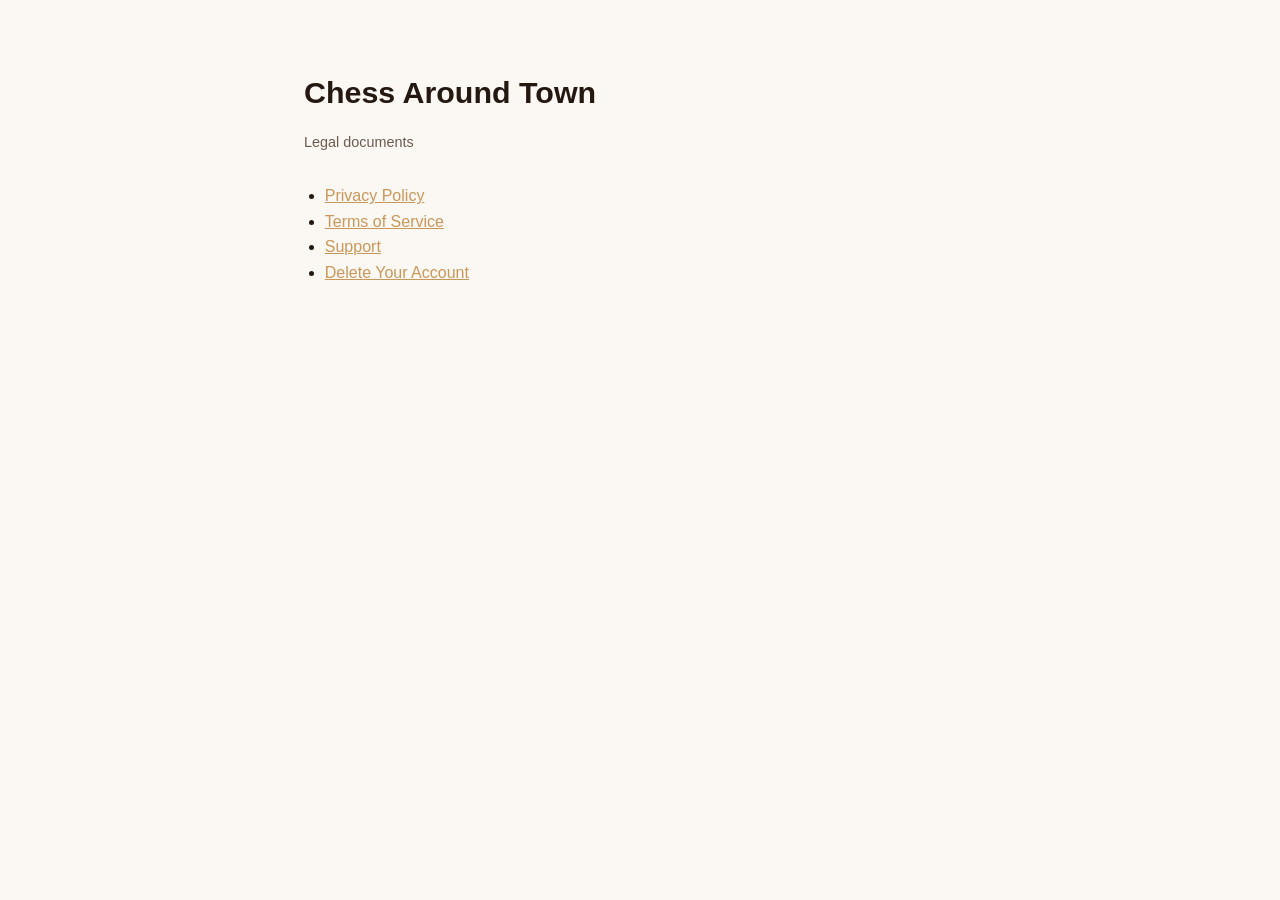
<file: index.html>
<!doctype html>
<html lang="en">
<head>
<meta charset="utf-8">
<meta name="viewport" content="width=device-width, initial-scale=1">
<title>Chess Around Town — Legal</title>
<link rel="stylesheet" href="style.css">
</head>
<body>
<main>
  <h1>Chess Around Town</h1>
  <p class="updated">Legal documents</p>
  <ul>
    <li><a href="privacy.html">Privacy Policy</a></li>
    <li><a href="terms.html">Terms of Service</a></li>
    <li><a href="support.html">Support</a></li>
    <li><a href="delete-account.html">Delete Your Account</a></li>
  </ul>
</main>
</body>
</html>
</file>
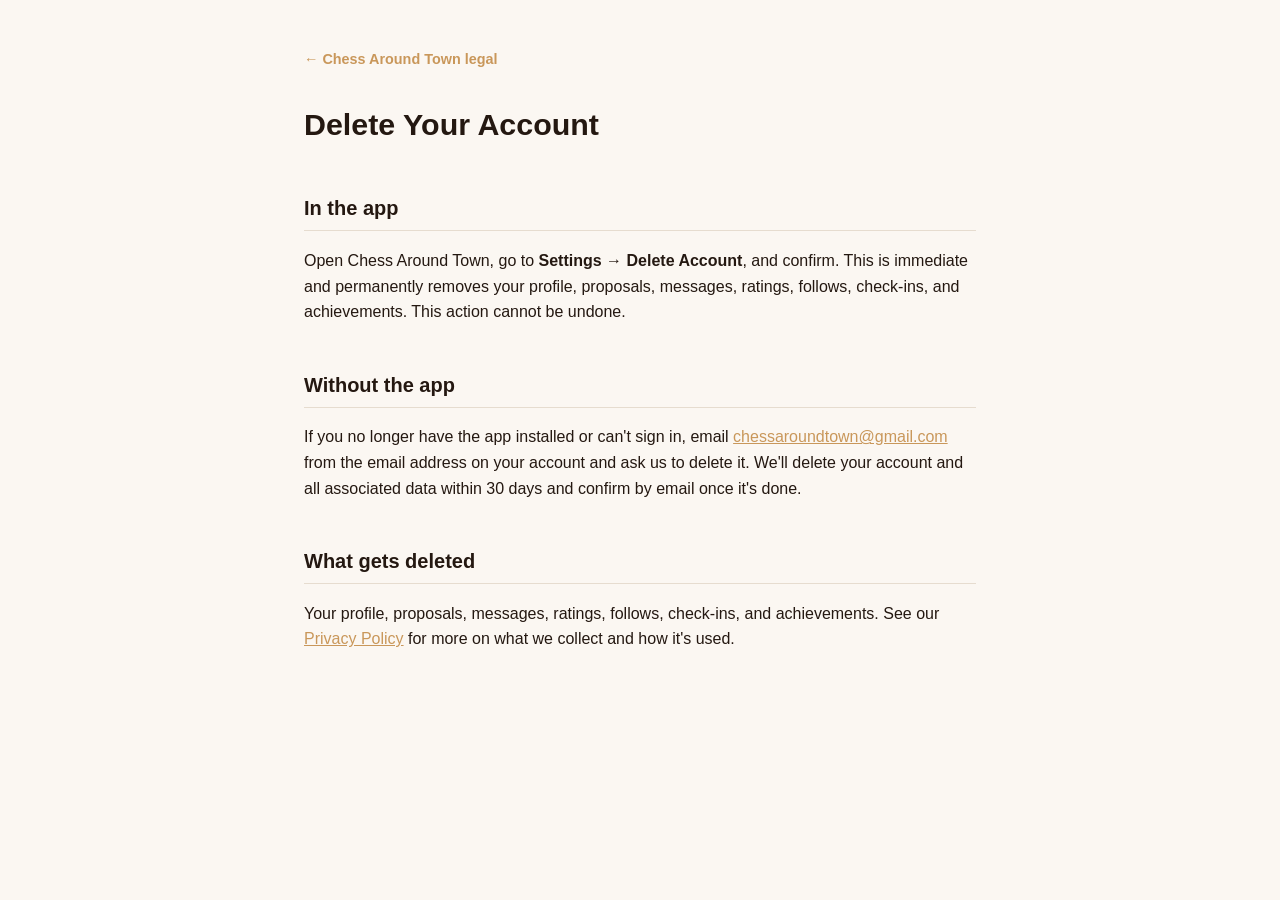
<file: delete-account.html>
<!doctype html>
<html lang="en">
<head>
<meta charset="utf-8">
<meta name="viewport" content="width=device-width, initial-scale=1">
<title>Delete Your Account — Chess Around Town</title>
<link rel="stylesheet" href="style.css">
</head>
<body>
<main>
  <div class="nav"><a href="index.html">← Chess Around Town legal</a></div>
  <h1>Delete Your Account</h1>

  <h2>In the app</h2>
  <p>
    Open Chess Around Town, go to <strong>Settings → Delete Account</strong>, and confirm.
    This is immediate and permanently removes your profile, proposals, messages, ratings,
    follows, check-ins, and achievements. This action cannot be undone.
  </p>

  <h2>Without the app</h2>
  <p>
    If you no longer have the app installed or can't sign in, email
    <a href="mailto:chessaroundtown@gmail.com">chessaroundtown@gmail.com</a> from the email
    address on your account and ask us to delete it. We'll delete your account and all
    associated data within 30 days and confirm by email once it's done.
  </p>

  <h2>What gets deleted</h2>
  <p>
    Your profile, proposals, messages, ratings, follows, check-ins, and achievements. See our
    <a href="privacy.html">Privacy Policy</a> for more on what we collect and how it's used.
  </p>
</main>
</body>
</html>
</file>
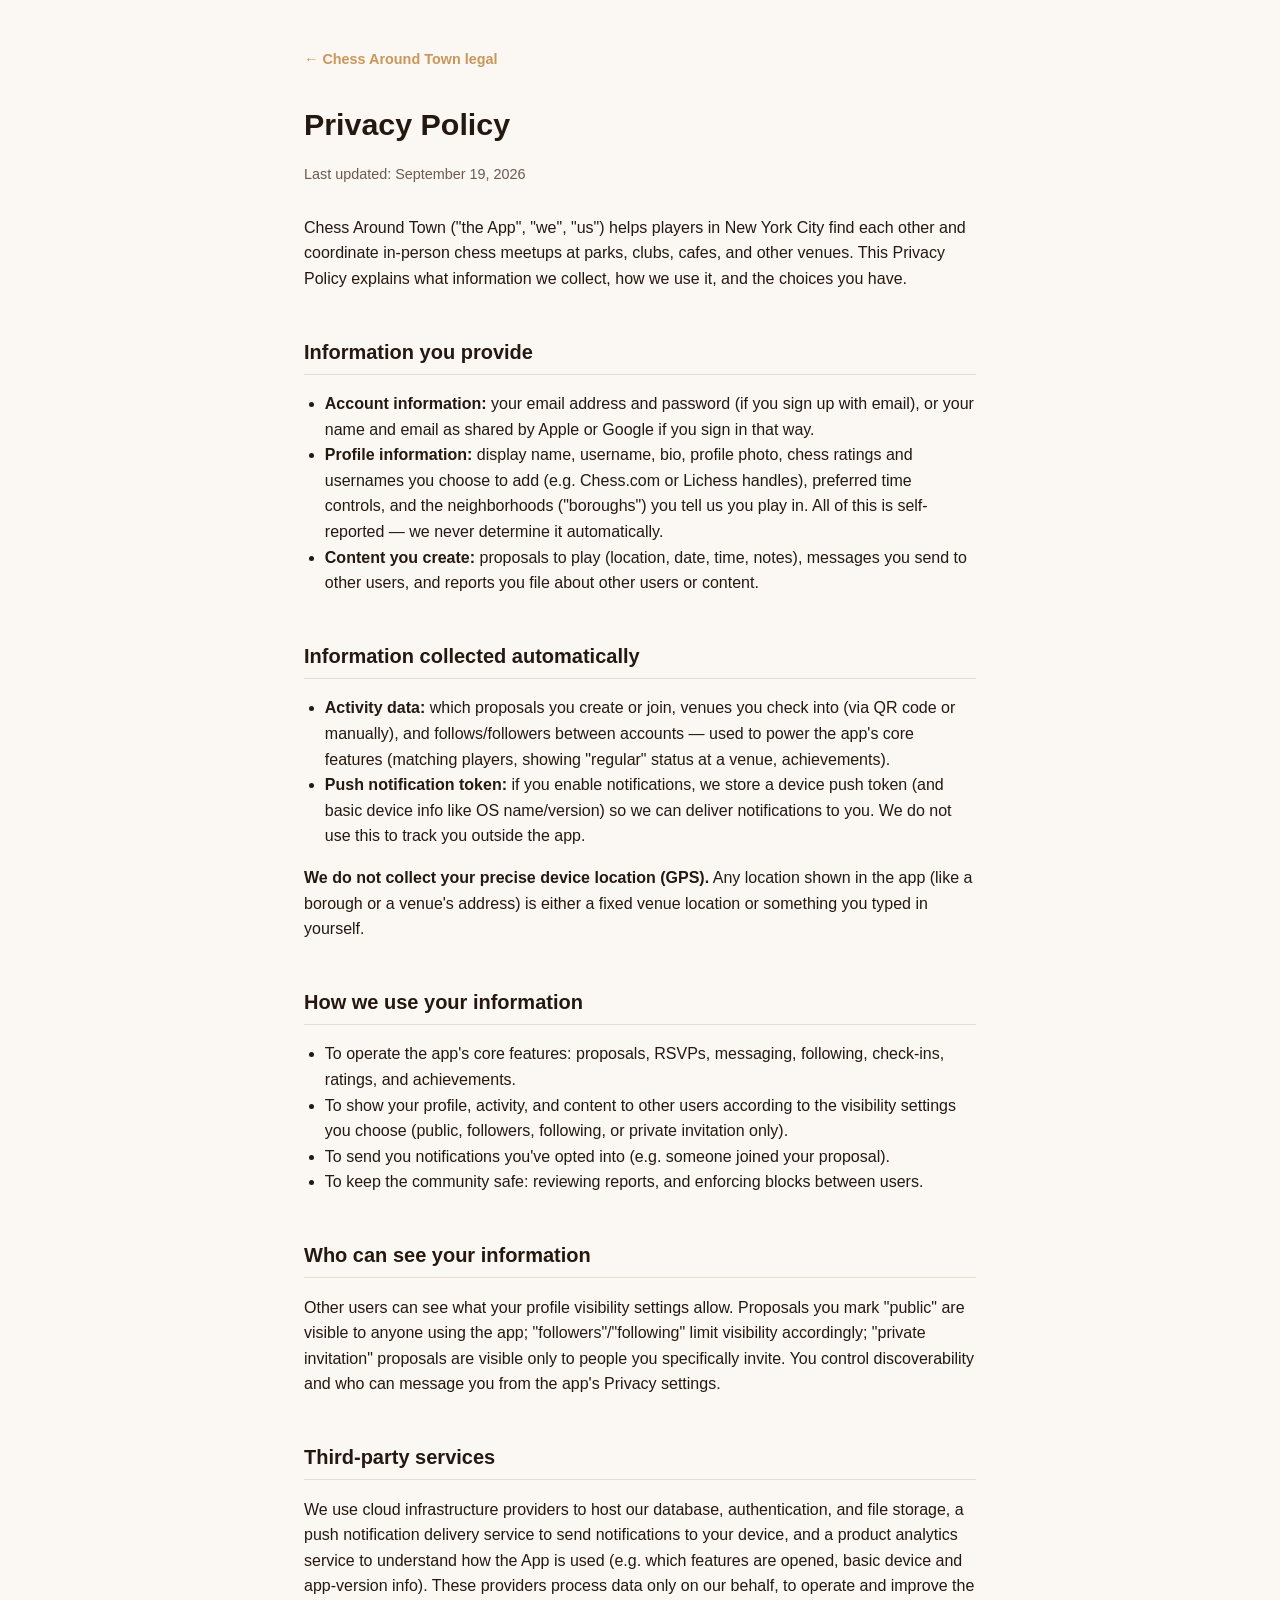
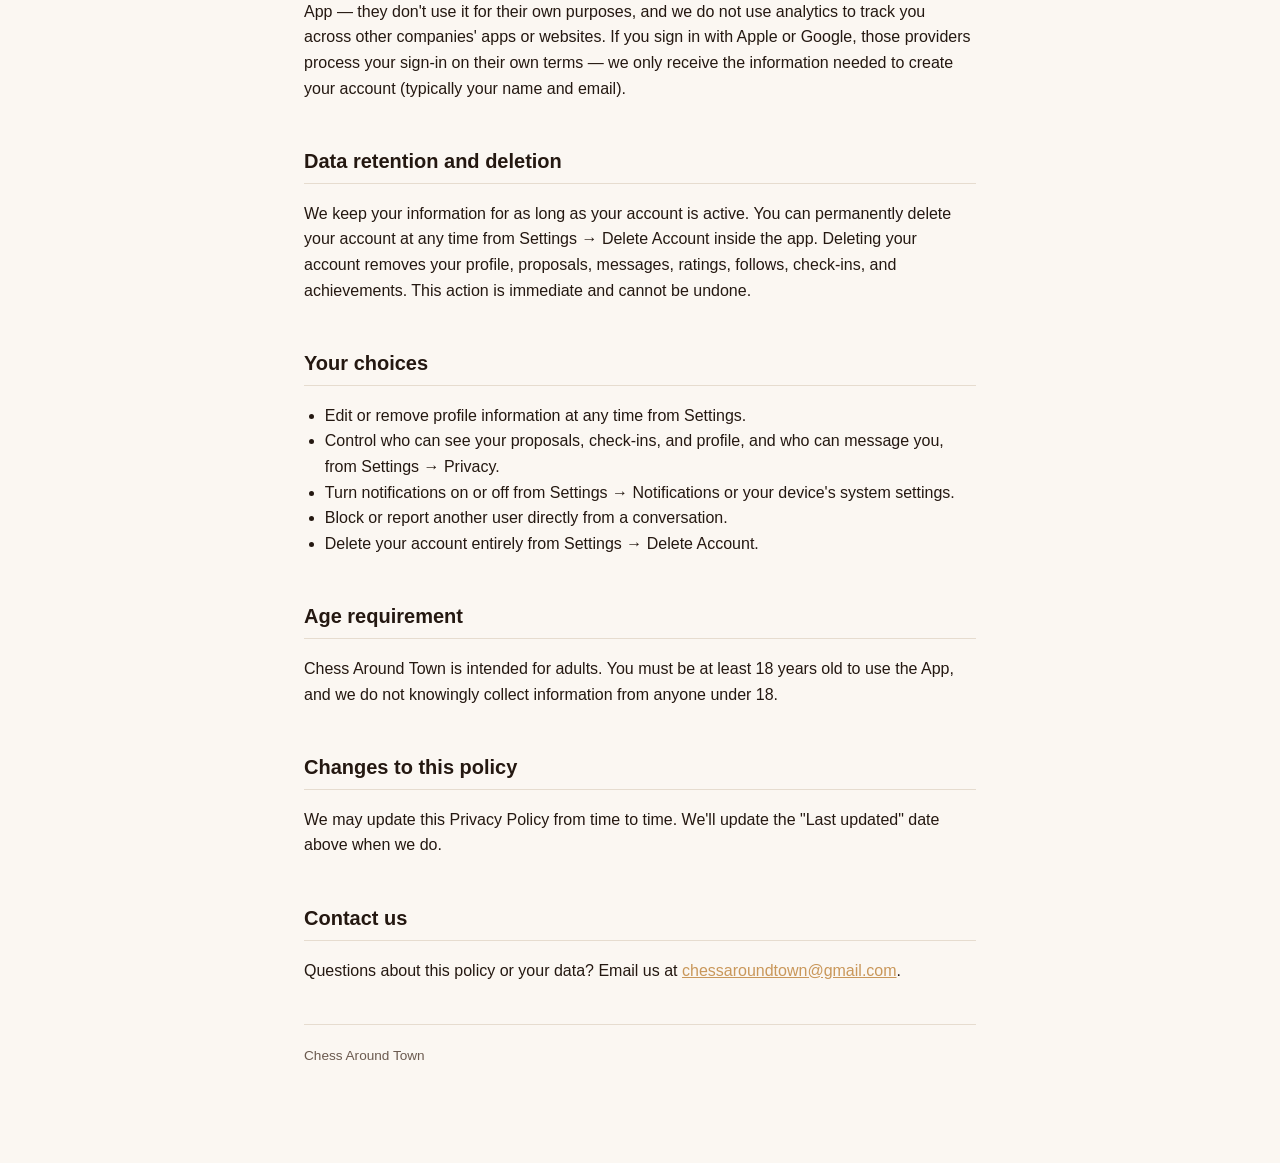
<file: privacy.html>
<!doctype html>
<html lang="en">
<head>
<meta charset="utf-8">
<meta name="viewport" content="width=device-width, initial-scale=1">
<title>Privacy Policy — Chess Around Town</title>
<link rel="stylesheet" href="style.css">
</head>
<body>
<main>
  <div class="nav"><a href="index.html">← Chess Around Town legal</a></div>
  <h1>Privacy Policy</h1>
  <p class="updated">Last updated: September 19, 2026</p>

  <p>
    Chess Around Town ("the App", "we", "us") helps players in New York City find each other and
    coordinate in-person chess meetups at parks, clubs, cafes, and other venues. This Privacy
    Policy explains what information we collect, how we use it, and the choices you have.
  </p>

  <h2>Information you provide</h2>
  <ul>
    <li><strong>Account information:</strong> your email address and password (if you sign up with
      email), or your name and email as shared by Apple or Google if you sign in that way.</li>
    <li><strong>Profile information:</strong> display name, username, bio, profile photo, chess
      ratings and usernames you choose to add (e.g. Chess.com or Lichess handles), preferred time
      controls, and the neighborhoods ("boroughs") you tell us you play in. All of this is
      self-reported — we never determine it automatically.</li>
    <li><strong>Content you create:</strong> proposals to play (location, date, time, notes),
      messages you send to other users, and reports you file about other users or content.</li>
  </ul>

  <h2>Information collected automatically</h2>
  <ul>
    <li><strong>Activity data:</strong> which proposals you create or join, venues you check into
      (via QR code or manually), and follows/followers between accounts — used to power the app's
      core features (matching players, showing "regular" status at a venue, achievements).</li>
    <li><strong>Push notification token:</strong> if you enable notifications, we store a device
      push token (and basic device info like OS name/version) so we can deliver notifications to
      you. We do not use this to track you outside the app.</li>
  </ul>

  <p>
    <strong>We do not collect your precise device location (GPS).</strong> Any location shown in
    the app (like a borough or a venue's address) is either a fixed venue location or something
    you typed in yourself.
  </p>

  <h2>How we use your information</h2>
  <ul>
    <li>To operate the app's core features: proposals, RSVPs, messaging, following, check-ins,
      ratings, and achievements.</li>
    <li>To show your profile, activity, and content to other users according to the visibility
      settings you choose (public, followers, following, or private invitation only).</li>
    <li>To send you notifications you've opted into (e.g. someone joined your proposal).</li>
    <li>To keep the community safe: reviewing reports, and enforcing blocks between users.</li>
  </ul>

  <h2>Who can see your information</h2>
  <p>
    Other users can see what your profile visibility settings allow. Proposals you mark
    "public" are visible to anyone using the app; "followers"/"following" limit visibility
    accordingly; "private invitation" proposals are visible only to people you specifically
    invite. You control discoverability and who can message you from the app's Privacy settings.
  </p>

  <h2>Third-party services</h2>
  <p>
    We use cloud infrastructure providers to host our database, authentication, and file storage,
    a push notification delivery service to send notifications to your device, and a product
    analytics service to understand how the App is used (e.g. which features are opened, basic
    device and app-version info). These providers process data only on our behalf, to operate and
    improve the App — they don't use it for their own purposes, and we do not use analytics to
    track you across other companies' apps or websites. If you sign in with Apple or Google, those
    providers process your sign-in on their own terms — we only receive the information needed to
    create your account (typically your name and email).
  </p>

  <h2>Data retention and deletion</h2>
  <p>
    We keep your information for as long as your account is active. You can permanently delete
    your account at any time from Settings → Delete Account inside the app. Deleting your account
    removes your profile, proposals, messages, ratings, follows, check-ins, and achievements. This
    action is immediate and cannot be undone.
  </p>

  <h2>Your choices</h2>
  <ul>
    <li>Edit or remove profile information at any time from Settings.</li>
    <li>Control who can see your proposals, check-ins, and profile, and who can message you, from
      Settings → Privacy.</li>
    <li>Turn notifications on or off from Settings → Notifications or your device's system
      settings.</li>
    <li>Block or report another user directly from a conversation.</li>
    <li>Delete your account entirely from Settings → Delete Account.</li>
  </ul>

  <h2>Age requirement</h2>
  <p>
    Chess Around Town is intended for adults. You must be at least 18 years old to use the App,
    and we do not knowingly collect information from anyone under 18.
  </p>

  <h2>Changes to this policy</h2>
  <p>
    We may update this Privacy Policy from time to time. We'll update the "Last updated" date
    above when we do.
  </p>

  <h2>Contact us</h2>
  <p>
    Questions about this policy or your data? Email us at
    <a href="mailto:chessaroundtown@gmail.com">chessaroundtown@gmail.com</a>.
  </p>

  <footer>Chess Around Town</footer>
</main>
</body>
</html>
</file>
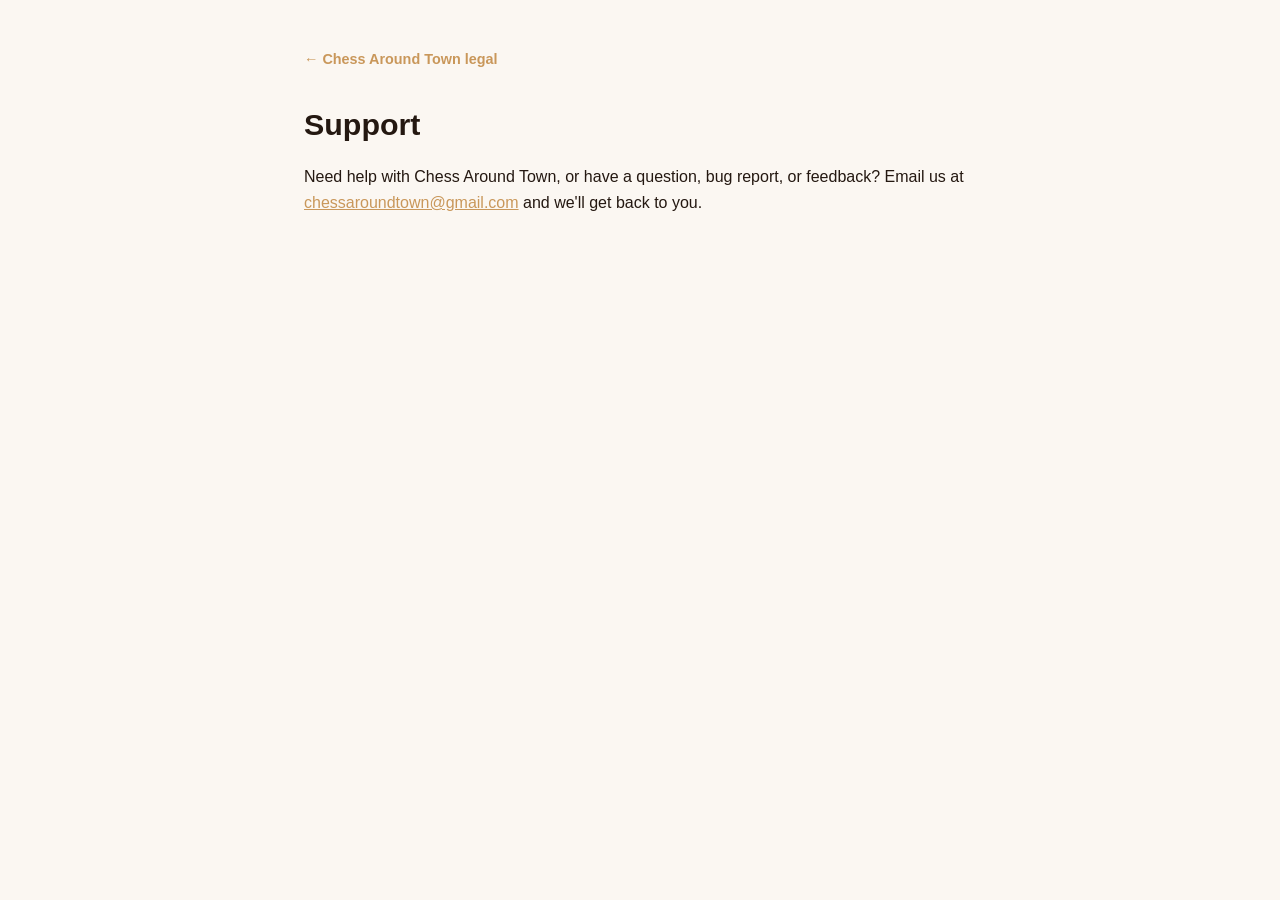
<file: support.html>
<!doctype html>
<html lang="en">
<head>
<meta charset="utf-8">
<meta name="viewport" content="width=device-width, initial-scale=1">
<title>Support — Chess Around Town</title>
<link rel="stylesheet" href="style.css">
</head>
<body>
<main>
  <div class="nav"><a href="index.html">← Chess Around Town legal</a></div>
  <h1>Support</h1>
  <p>
    Need help with Chess Around Town, or have a question, bug report, or feedback? Email us at
    <a href="mailto:chessaroundtown@gmail.com">chessaroundtown@gmail.com</a> and we'll get back to you.
  </p>
</main>
</body>
</html>
</file>
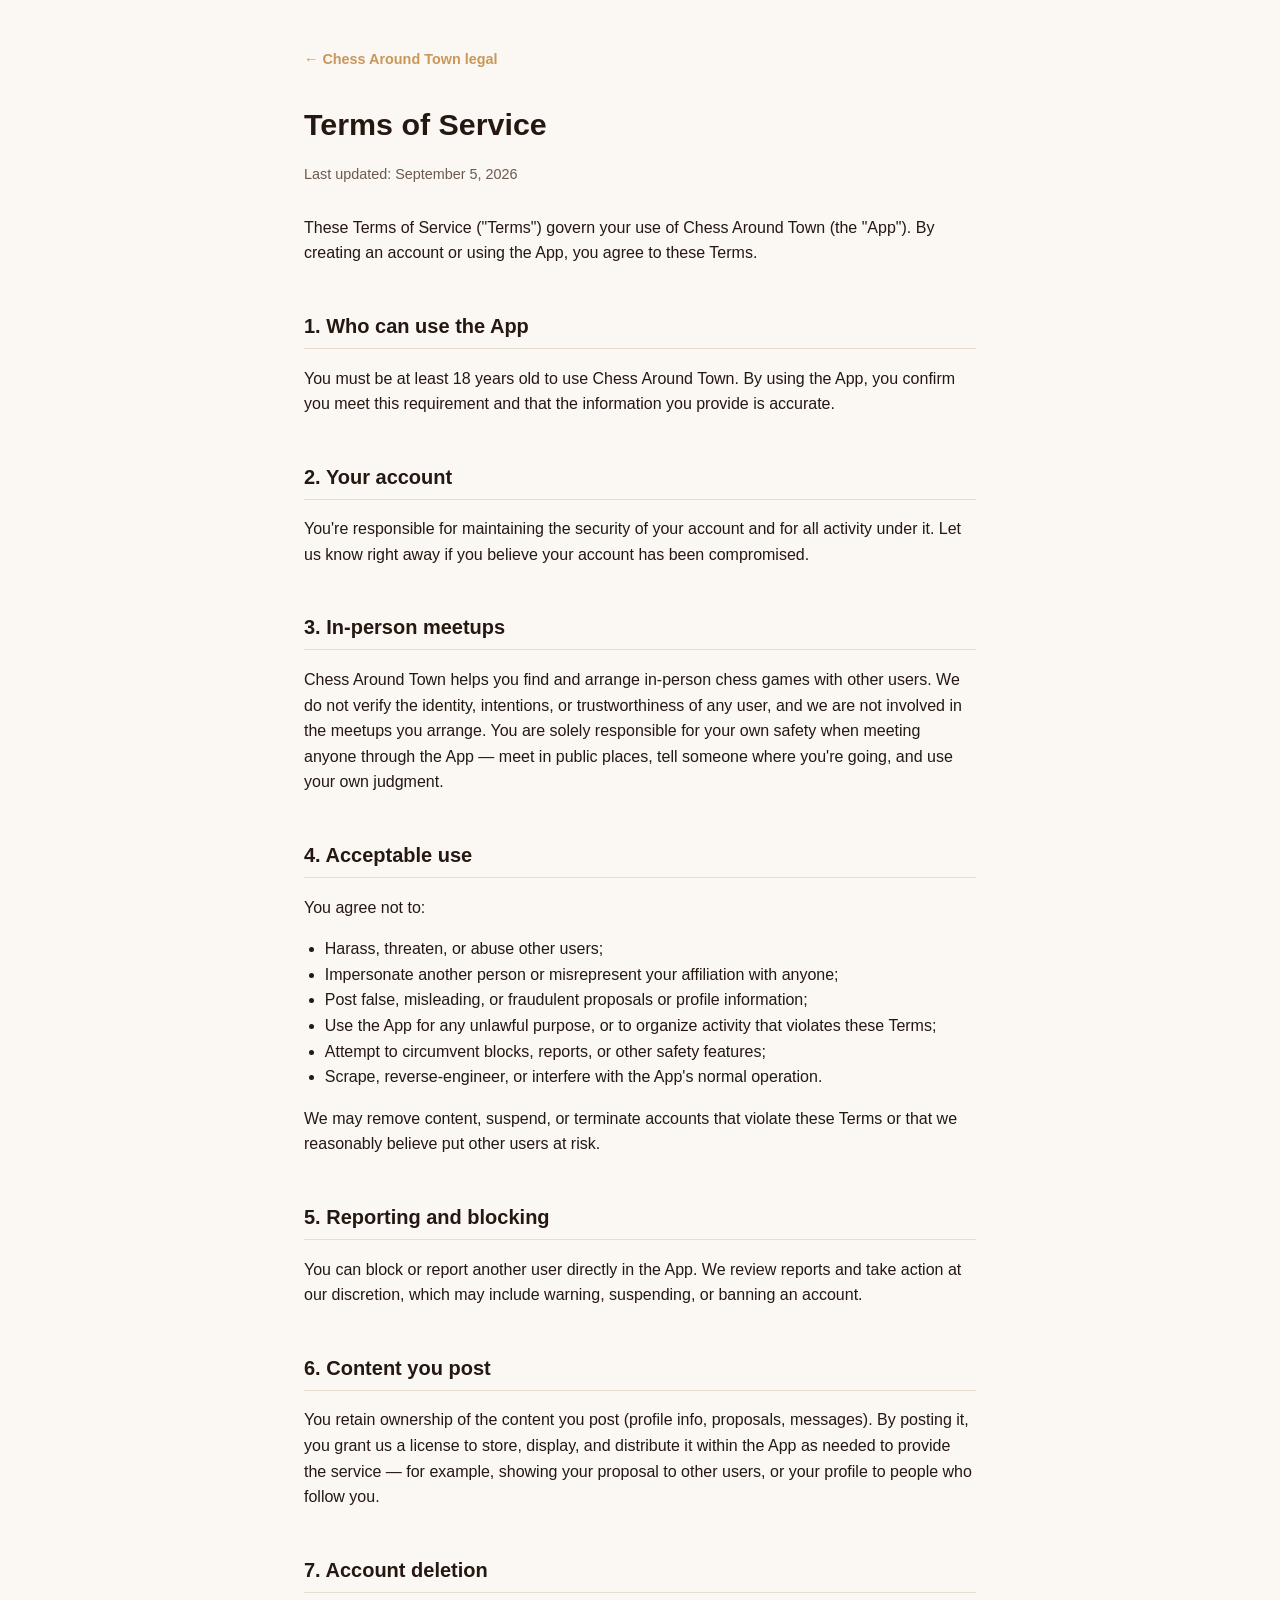
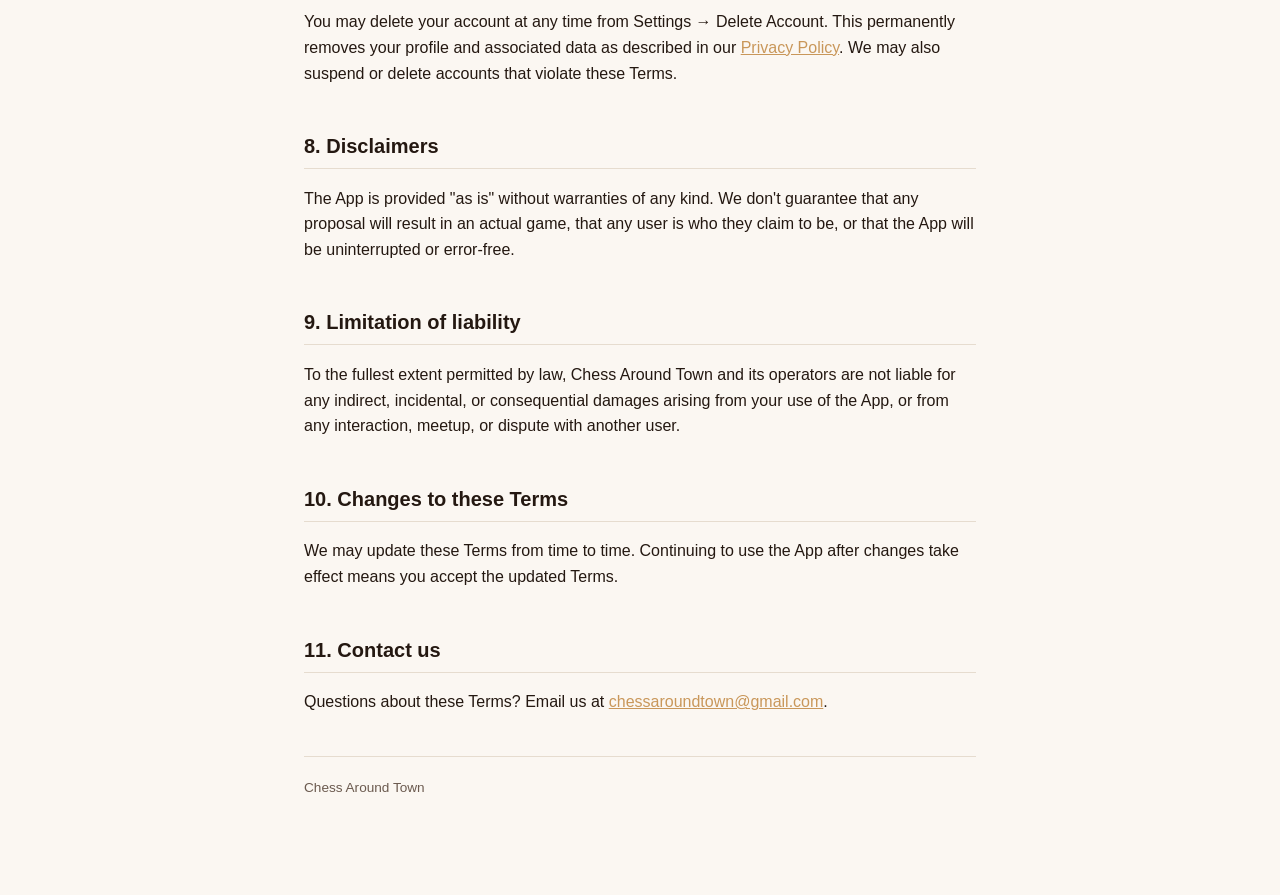
<file: terms.html>
<!doctype html>
<html lang="en">
<head>
<meta charset="utf-8">
<meta name="viewport" content="width=device-width, initial-scale=1">
<title>Terms of Service — Chess Around Town</title>
<link rel="stylesheet" href="style.css">
</head>
<body>
<main>
  <div class="nav"><a href="index.html">← Chess Around Town legal</a></div>
  <h1>Terms of Service</h1>
  <p class="updated">Last updated: September 5, 2026</p>

  <p>
    These Terms of Service ("Terms") govern your use of Chess Around Town (the "App"). By creating
    an account or using the App, you agree to these Terms.
  </p>

  <h2>1. Who can use the App</h2>
  <p>
    You must be at least 18 years old to use Chess Around Town. By using the App, you confirm you
    meet this requirement and that the information you provide is accurate.
  </p>

  <h2>2. Your account</h2>
  <p>
    You're responsible for maintaining the security of your account and for all activity under it.
    Let us know right away if you believe your account has been compromised.
  </p>

  <h2>3. In-person meetups</h2>
  <p>
    Chess Around Town helps you find and arrange in-person chess games with other users. We do not
    verify the identity, intentions, or trustworthiness of any user, and we are not involved in
    the meetups you arrange. You are solely responsible for your own safety when meeting anyone
    through the App — meet in public places, tell someone where you're going, and use your own
    judgment.
  </p>

  <h2>4. Acceptable use</h2>
  <p>You agree not to:</p>
  <ul>
    <li>Harass, threaten, or abuse other users;</li>
    <li>Impersonate another person or misrepresent your affiliation with anyone;</li>
    <li>Post false, misleading, or fraudulent proposals or profile information;</li>
    <li>Use the App for any unlawful purpose, or to organize activity that violates these Terms;</li>
    <li>Attempt to circumvent blocks, reports, or other safety features;</li>
    <li>Scrape, reverse-engineer, or interfere with the App's normal operation.</li>
  </ul>
  <p>
    We may remove content, suspend, or terminate accounts that violate these Terms or that we
    reasonably believe put other users at risk.
  </p>

  <h2>5. Reporting and blocking</h2>
  <p>
    You can block or report another user directly in the App. We review reports and take action
    at our discretion, which may include warning, suspending, or banning an account.
  </p>

  <h2>6. Content you post</h2>
  <p>
    You retain ownership of the content you post (profile info, proposals, messages). By posting
    it, you grant us a license to store, display, and distribute it within the App as needed to
    provide the service — for example, showing your proposal to other users, or your profile to
    people who follow you.
  </p>

  <h2>7. Account deletion</h2>
  <p>
    You may delete your account at any time from Settings → Delete Account. This permanently
    removes your profile and associated data as described in our
    <a href="privacy.html">Privacy Policy</a>. We may also suspend or delete accounts that violate
    these Terms.
  </p>

  <h2>8. Disclaimers</h2>
  <p>
    The App is provided "as is" without warranties of any kind. We don't guarantee that any
    proposal will result in an actual game, that any user is who they claim to be, or that the App
    will be uninterrupted or error-free.
  </p>

  <h2>9. Limitation of liability</h2>
  <p>
    To the fullest extent permitted by law, Chess Around Town and its operators are not liable for
    any indirect, incidental, or consequential damages arising from your use of the App, or from
    any interaction, meetup, or dispute with another user.
  </p>

  <h2>10. Changes to these Terms</h2>
  <p>
    We may update these Terms from time to time. Continuing to use the App after changes take
    effect means you accept the updated Terms.
  </p>

  <h2>11. Contact us</h2>
  <p>
    Questions about these Terms? Email us at
    <a href="mailto:chessaroundtown@gmail.com">chessaroundtown@gmail.com</a>.
  </p>

  <footer>Chess Around Town</footer>
</main>
</body>
</html>
</file>
<file: style.css>
:root {
  color-scheme: light dark;
  --bg: #fbf7f2;
  --text: #241811;
  --muted: #6b5a4f;
  --accent: #c9975a;
  --border: #e6dccf;
}
* { box-sizing: border-box; }
body {
  margin: 0;
  background: var(--bg);
  color: var(--text);
  font-family: -apple-system, BlinkMacSystemFont, "Segoe UI", Roboto, Helvetica, Arial, sans-serif;
  line-height: 1.6;
}
main {
  max-width: 720px;
  margin: 0 auto;
  padding: 48px 24px 96px;
}
h1 {
  font-size: 1.9rem;
  margin-bottom: 4px;
}
h2 {
  font-size: 1.25rem;
  margin-top: 2.2em;
  border-bottom: 1px solid var(--border);
  padding-bottom: 6px;
}
.updated {
  color: var(--muted);
  font-size: 0.9rem;
  margin-bottom: 2em;
}
a { color: var(--accent); }
ul { padding-left: 1.3em; }
.nav {
  font-size: 0.9rem;
  margin-bottom: 2em;
}
.nav a { margin-right: 16px; text-decoration: none; font-weight: 600; }
footer {
  margin-top: 3em;
  padding-top: 1.5em;
  border-top: 1px solid var(--border);
  color: var(--muted);
  font-size: 0.85rem;
}
</file>
